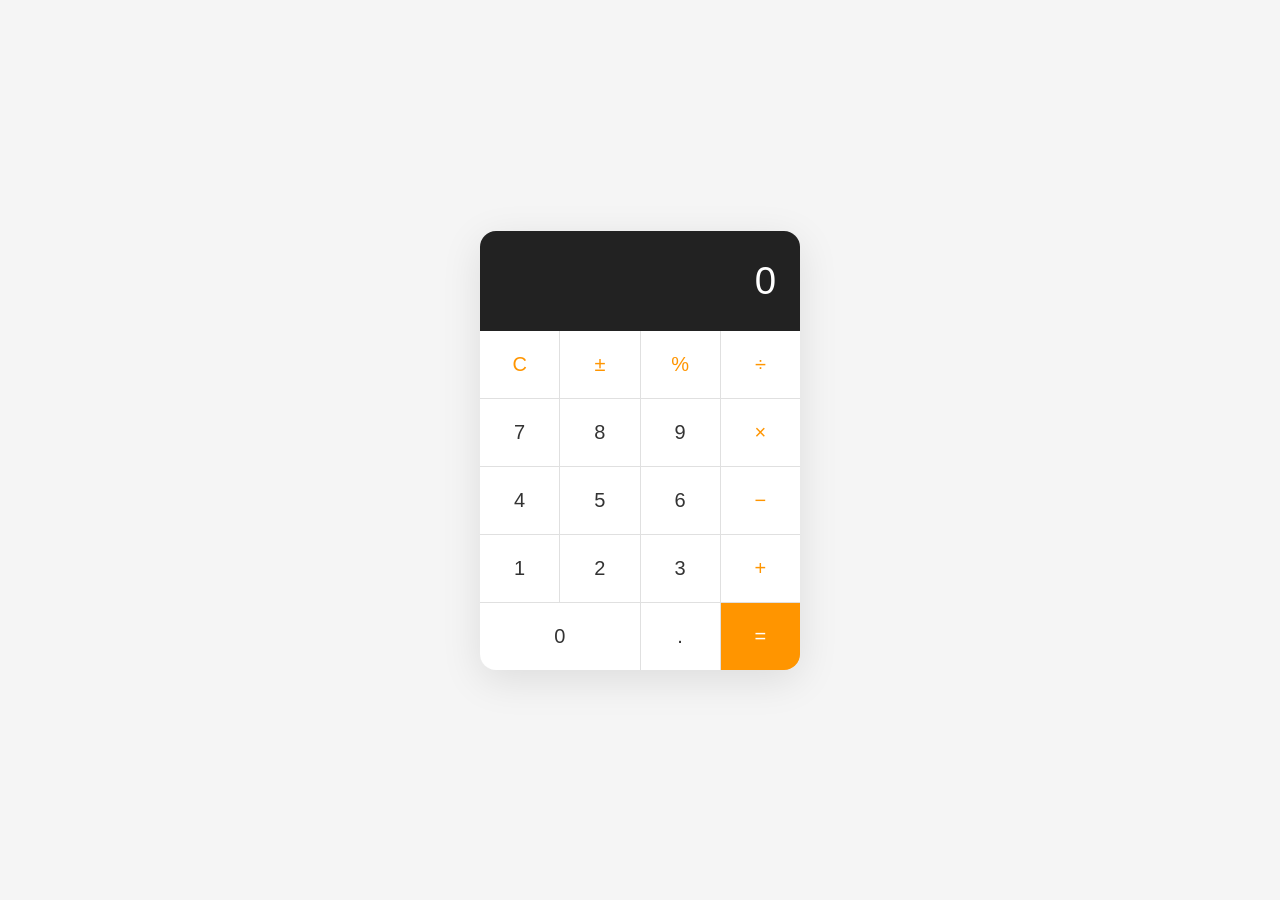
<file: Calculator/index.html>
<!DOCTYPE html>
<html lang="en">
<head>
  <meta charset="UTF-8">
  <meta name="viewport" content="width=device-width, initial-scale=1.0">
  <title>Calculator</title>
  <link rel="stylesheet" href="style.css">
  <link rel="stylesheet" href="style.css">
  <link rel="icon" href="data:image/svg+xml, <svg xmlns='http://www.w3.org/2000/svg' viewBox='0 0 100 100'><rect rx='12' width='100' height='100' fill='%23222'/><rect x='15' y='10' rx='6' width='70' height='25' fill='%23fff'/><rect x='15' y='45' rx='3' width='15' height='15' fill='%23ff9500'/><rect x='42' y='45' rx='3' width='15' height='15' fill='%23ff9500'/><rect x='69' y='45' rx='3' width='15' height='15' fill='%23ff9500'/><rect x='15' y='70' rx='3' width='15' height='15' fill='%23fff'/><rect x='42' y='70' rx='3' width='15' height='15' fill='%23fff'/><rect x='69' y='70' rx='3' width='15' height='15' fill='%23fff'/></svg>" type="image/svg+xml">
</head>
<body>
  <div class="calculator">
    <div class="display" id="display">0</div>
    <div class="buttons">
      <button class="btn op" onclick="clearDisplay()">C</button>
      <button class="btn op" onclick="toggleSign()">±</button>
      <button class="btn op" onclick="appendToDisplay('%')">%</button>
      <button class="btn op" onclick="appendToDisplay('/')">÷</button>

      <button class="btn" onclick="appendToDisplay('7')">7</button>
      <button class="btn" onclick="appendToDisplay('8')">8</button>
      <button class="btn" onclick="appendToDisplay('9')">9</button>
      <button class="btn op" onclick="appendToDisplay('*')">×</button>

      <button class="btn" onclick="appendToDisplay('4')">4</button>
      <button class="btn" onclick="appendToDisplay('5')">5</button>
      <button class="btn" onclick="appendToDisplay('6')">6</button>
      <button class="btn op" onclick="appendToDisplay('-')">−</button>

      <button class="btn" onclick="appendToDisplay('1')">1</button>
      <button class="btn" onclick="appendToDisplay('2')">2</button>
      <button class="btn" onclick="appendToDisplay('3')">3</button>
      <button class="btn op" onclick="appendToDisplay('+')">+</button>

      <button class="btn zero" onclick="appendToDisplay('0')">0</button>
      <button class="btn" onclick="appendToDisplay('.')">.</button>
      <button class="btn equals" onclick="calculate()">=</button>
    </div>
  </div>
  <script src="script.js"></script>
</body>
</html>
</file>
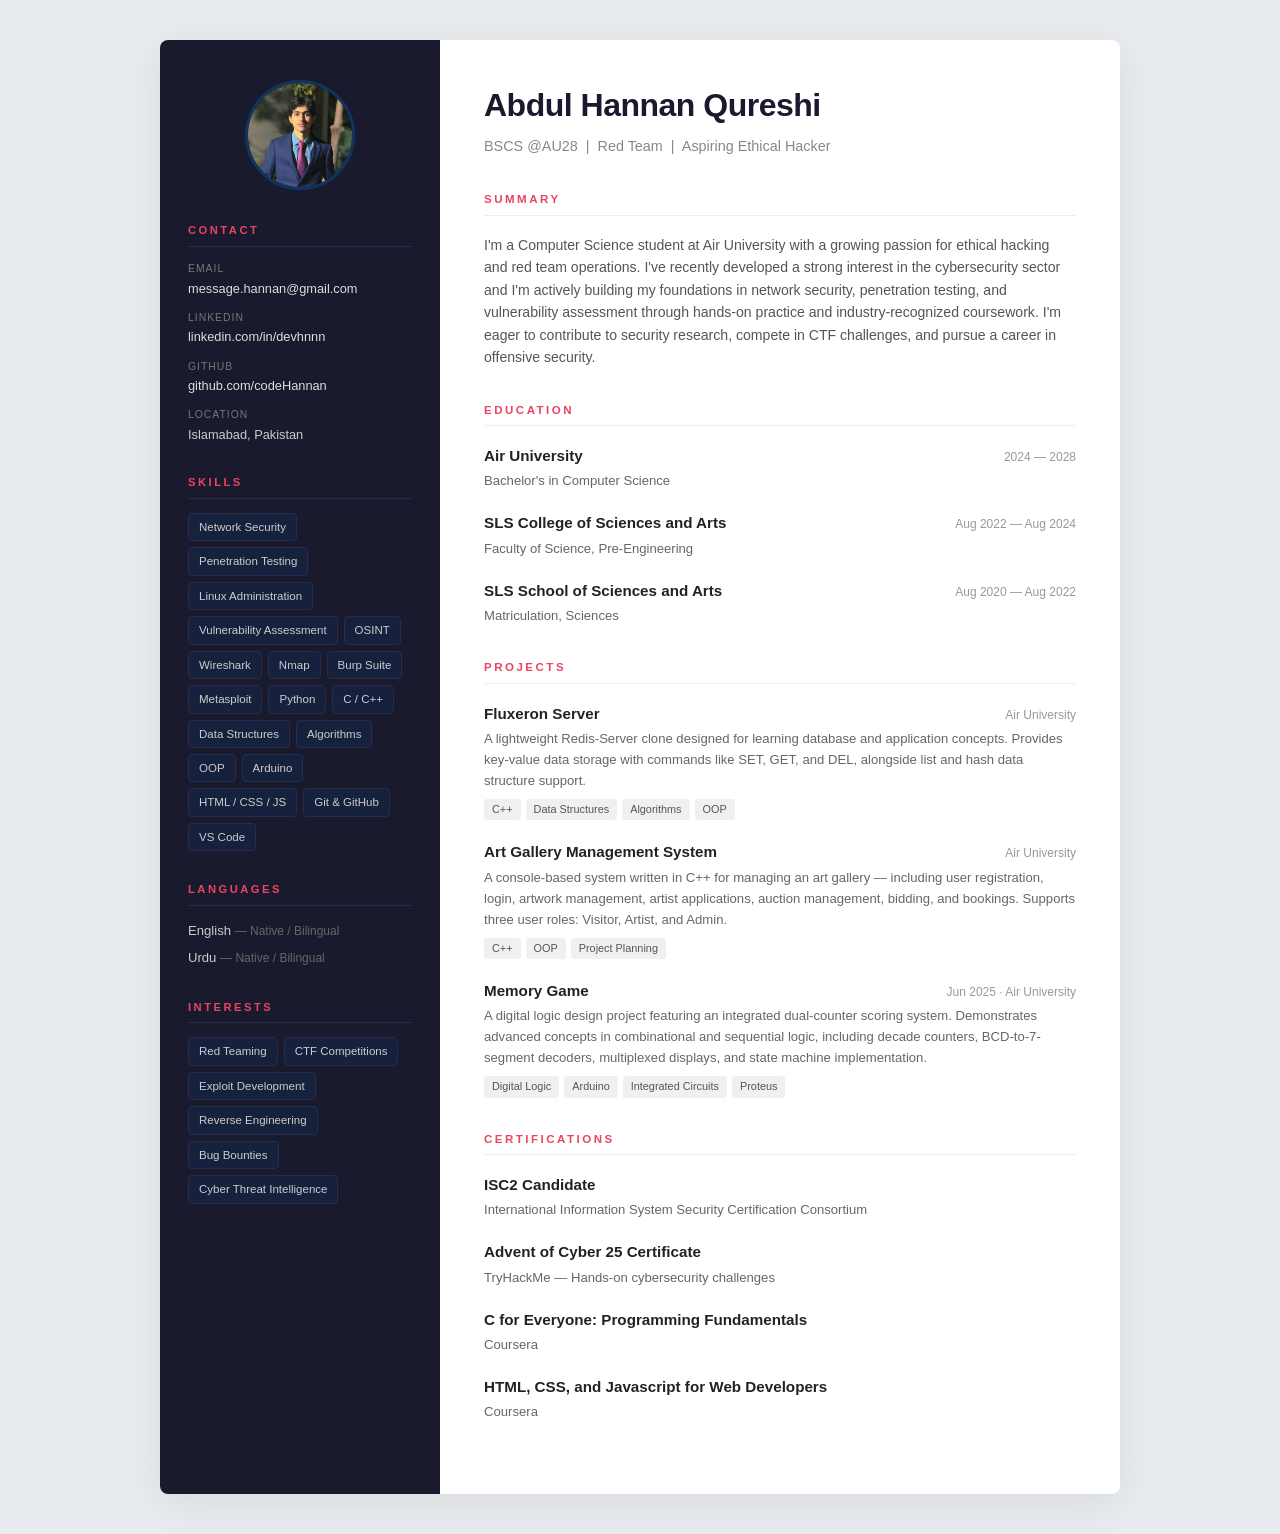
<file: CV/index.html>
<!DOCTYPE html>
<html lang="en">
<head>
  <meta charset="UTF-8">
  <meta name="viewport" content="width=device-width, initial-scale=1.0">
  <title>Abdul Hannan Qureshi | CV</title>
  <link rel="stylesheet" href="style.css">
  <!--Header Icon-->
  <link rel="icon" href="data:image/svg+xml,<svg xmlns='http://www.w3.org/2000/svg' viewBox='0 0 100 100'><rect rx='12' width='100' height='100' fill='%231a1a2e'/><text x='50' y='68' font-size='52' font-family='serif' font-weight='bold' fill='%23e94560' text-anchor='middle'>H</text></svg>" type="image/svg+xml">
</head>
<body>

  <div class="cv">

    <aside class="sidebar">

      <img src="photo.jpg" alt="Abdul Hannan Qureshi" class="avatar">

      <section>
        <h2>Contact</h2>
        <ul class="contact-list">
          <li>
            <span class="label">Email</span>
            <a href="mailto:message.hannan@gmail.com">message.hannan@gmail.com</a>
          </li>
          <li>
            <span class="label">LinkedIn</span>
            <a href="https://www.linkedin.com/in/devhnnn" target="_blank">linkedin.com/in/devhnnn</a>
          </li>
          <li>
            <span class="label">GitHub</span>
            <a href="https://github.com/codeHannan" target="_blank">github.com/codeHannan</a>
          </li>
          <li>
            <span class="label">Location</span>
            Islamabad, Pakistan
          </li>
        </ul>
      </section>

      <section>
        <h2>Skills</h2>
        <ul class="tag-list">
          <li>Network Security</li>
          <li>Penetration Testing</li>
          <li>Linux Administration</li>
          <li>Vulnerability Assessment</li>
          <li>OSINT</li>
          <li>Wireshark</li>
          <li>Nmap</li>
          <li>Burp Suite</li>
          <li>Metasploit</li>
          <li>Python</li>
          <li>C / C++</li>
          <li>Data Structures</li>
          <li>Algorithms</li>
          <li>OOP</li>
          <li>Arduino</li>
          <li>HTML / CSS / JS</li>
          <li>Git &amp; GitHub</li>
          <li>VS Code</li>
        </ul>
      </section>

      <section>
        <h2>Languages</h2>
        <ul class="simple-list">
          <li>English <span class="muted">— Native / Bilingual</span></li>
          <li>Urdu <span class="muted">— Native / Bilingual</span></li>
        </ul>
      </section>

      <section>
        <h2>Interests</h2>
        <ul class="tag-list">
          <li>Red Teaming</li>
          <li>CTF Competitions</li>
          <li>Exploit Development</li>
          <li>Reverse Engineering</li>
          <li>Bug Bounties</li>
          <li>Cyber Threat Intelligence</li>
        </ul>
      </section>

    </aside>

    <main class="content">

      <header>
        <h1>Abdul Hannan Qureshi</h1>
        <p class="tagline">BSCS @AU28 &nbsp;|&nbsp; Red Team &nbsp;|&nbsp; Aspiring Ethical Hacker</p>
      </header>

      <section>
        <h2>Summary</h2>
        <p>
          I'm a Computer Science student at Air University with a growing passion for ethical hacking
          and red team operations. I've recently developed a strong interest in the cybersecurity sector
          and I'm actively building my foundations in network security, penetration testing, and
          vulnerability assessment through hands-on practice and industry-recognized coursework.
          I'm eager to contribute to security research, compete in CTF challenges, and pursue a career
          in offensive security.
        </p>
      </section>

      <section>
        <h2>Education</h2>

        <div class="entry">
          <div class="entry-header">
            <h3>Air University</h3>
            <span class="date">2024 — 2028</span>
          </div>
          <p class="subtitle">Bachelor's in Computer Science</p>
        </div>

        <div class="entry">
          <div class="entry-header">
            <h3>SLS College of Sciences and Arts</h3>
            <span class="date">Aug 2022 — Aug 2024</span>
          </div>
          <p class="subtitle">Faculty of Science, Pre-Engineering</p>
        </div>

        <div class="entry">
          <div class="entry-header">
            <h3>SLS School of Sciences and Arts</h3>
            <span class="date">Aug 2020 — Aug 2022</span>
          </div>
          <p class="subtitle">Matriculation, Sciences</p>
        </div>
      </section>

      <section>
        <h2>Projects</h2>

        <div class="entry">
          <div class="entry-header">
            <h3>Fluxeron Server</h3>
            <span class="date">Air University</span>
          </div>
          <p class="subtitle">
            A lightweight Redis-Server clone designed for learning database and application concepts.
            Provides key-value data storage with commands like SET, GET, and DEL, alongside list and
            hash data structure support.
          </p>
          <ul class="entry-tags">
            <li>C++</li>
            <li>Data Structures</li>
            <li>Algorithms</li>
            <li>OOP</li>
          </ul>
        </div>

        <div class="entry">
          <div class="entry-header">
            <h3>Art Gallery Management System</h3>
            <span class="date">Air University</span>
          </div>
          <p class="subtitle">
            A console-based system written in C++ for managing an art gallery — including user registration,
            login, artwork management, artist applications, auction management, bidding, and bookings.
            Supports three user roles: Visitor, Artist, and Admin.
          </p>
          <ul class="entry-tags">
            <li>C++</li>
            <li>OOP</li>
            <li>Project Planning</li>
          </ul>
        </div>

        <div class="entry">
          <div class="entry-header">
            <h3>Memory Game</h3>
            <span class="date">Jun 2025 · Air University</span>
          </div>
          <p class="subtitle">
            A digital logic design project featuring an integrated dual-counter scoring system.
            Demonstrates advanced concepts in combinational and sequential logic, including decade counters,
            BCD-to-7-segment decoders, multiplexed displays, and state machine implementation.
          </p>
          <ul class="entry-tags">
            <li>Digital Logic</li>
            <li>Arduino</li>
            <li>Integrated Circuits</li>
            <li>Proteus</li>
          </ul>
        </div>
      </section>

      <section>
        <h2>Certifications</h2>

        <div class="entry">
          <div class="entry-header">
            <h3>ISC2 Candidate</h3>
          </div>
          <p class="subtitle">International Information System Security Certification Consortium</p>
        </div>

        <div class="entry">
          <div class="entry-header">
            <h3>Advent of Cyber 25 Certificate</h3>
          </div>
          <p class="subtitle">TryHackMe — Hands-on cybersecurity challenges</p>
        </div>

        <div class="entry">
          <div class="entry-header">
            <h3>C for Everyone: Programming Fundamentals</h3>
          </div>
          <p class="subtitle">Coursera</p>
        </div>

        <div class="entry">
          <div class="entry-header">
            <h3>HTML, CSS, and Javascript for Web Developers</h3>
          </div>
          <p class="subtitle">Coursera</p>
        </div>
      </section>

    </main>
  </div>

</body>
</html>
</file>
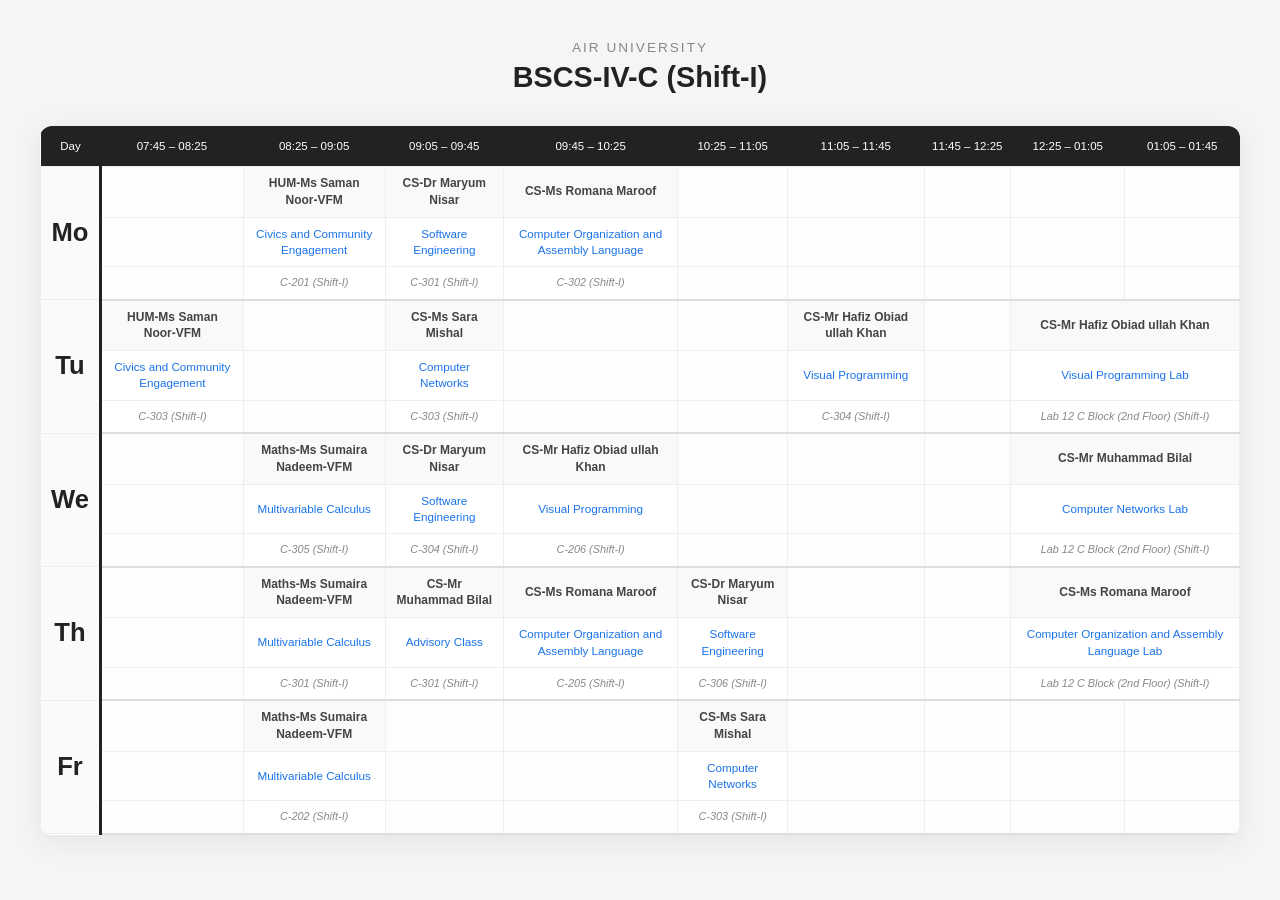
<file: TimeTable/index.html>
<!DOCTYPE html>
<html lang="en">
<head>
  <meta charset="UTF-8">
  <meta name="viewport" content="width=device-width, initial-scale=1.0">
  <title>BSCS-IV-C | S1 | Timetable</title>
  <link rel="stylesheet" href="style.css">
  <link rel="icon" href="data:image/svg+xml,<svg xmlns='http://www.w3.org/2000/svg' viewBox='0 0 100 100'><rect rx='10' width='100' height='100' fill='%23222'/><rect x='10' y='22' rx='4' width='80' height='68' fill='%23fff'/><rect x='10' y='22' rx='4' width='80' height='16' fill='%231a73e8'/><line x1='36' y1='38' x2='36' y2='90' stroke='%23ddd' stroke-width='2'/><line x1='64' y1='38' x2='64' y2='90' stroke='%23ddd' stroke-width='2'/><line x1='10' y1='58' x2='90' y2='58' stroke='%23ddd' stroke-width='2'/><line x1='10' y1='74' x2='90' y2='74' stroke='%23ddd' stroke-width='2'/><rect x='24' y='8' rx='2' width='6' height='22' fill='%23555'/><rect x='70' y='8' rx='2' width='6' height='22' fill='%23555'/></svg>" type="image/svg+xml">
</head>
<body>

  <div class="container">
    <header>
      <p class="uni">Air University</p>
      <h1>BSCS-IV-C (Shift-I)</h1>
    </header>

    <div class="table-wrapper">
      <table>
        <thead>
          <tr>
            <th class="day-col">Day</th>
            <th>07:45 – 08:25</th>
            <th>08:25 – 09:05</th>
            <th>09:05 – 09:45</th>
            <th>09:45 – 10:25</th>
            <th>10:25 – 11:05</th>
            <th>11:05 – 11:45</th>
            <th>11:45 – 12:25</th>
            <th>12:25 – 01:05</th>
            <th>01:05 – 01:45</th>
          </tr>
        </thead>
        <tbody>

          <!-- MONDAY -->
          <tr>
            <td class="day" rowspan="3">Mo</td>
            <td class="empty"></td>
            <td class="teacher">HUM-Ms Saman Noor-VFM</td>
            <td class="teacher">CS-Dr Maryum Nisar</td>
            <td class="teacher">CS-Ms Romana Maroof</td>
            <td class="empty"></td>
            <td class="empty"></td>
            <td class="empty"></td>
            <td class="empty"></td>
            <td class="empty"></td>
          </tr>
          <tr>
            <td class="empty"></td>
            <td class="subject">Civics and Community Engagement</td>
            <td class="subject">Software Engineering</td>
            <td class="subject">Computer Organization and Assembly Language</td>
            <td class="empty"></td>
            <td class="empty"></td>
            <td class="empty"></td>
            <td class="empty"></td>
            <td class="empty"></td>
          </tr>
          <tr>
            <td class="empty"></td>
            <td class="room">C-201 (Shift-I)</td>
            <td class="room">C-301 (Shift-I)</td>
            <td class="room">C-302 (Shift-I)</td>
            <td class="empty"></td>
            <td class="empty"></td>
            <td class="empty"></td>
            <td class="empty"></td>
            <td class="empty"></td>
          </tr>

          <!-- TUESDAY -->
          <tr>
            <td class="day" rowspan="3">Tu</td>
            <td class="teacher">HUM-Ms Saman Noor-VFM</td>
            <td class="empty"></td>
            <td class="teacher">CS-Ms Sara Mishal</td>
            <td class="empty"></td>
            <td class="empty"></td>
            <td class="teacher">CS-Mr Hafiz Obiad ullah Khan</td>
            <td class="empty"></td>
            <td colspan="2" class="teacher">CS-Mr Hafiz Obiad ullah Khan</td>
          </tr>
          <tr>
            <td class="subject">Civics and Community Engagement</td>
            <td class="empty"></td>
            <td class="subject">Computer Networks</td>
            <td class="empty"></td>
            <td class="empty"></td>
            <td class="subject">Visual Programming</td>
            <td class="empty"></td>
            <td colspan="2" class="subject">Visual Programming Lab</td>
          </tr>
          <tr>
            <td class="room">C-303 (Shift-I)</td>
            <td class="empty"></td>
            <td class="room">C-303 (Shift-I)</td>
            <td class="empty"></td>
            <td class="empty"></td>
            <td class="room">C-304 (Shift-I)</td>
            <td class="empty"></td>
            <td colspan="2" class="room">Lab 12 C Block (2nd Floor) (Shift-I)</td>
          </tr>

          <!-- WEDNESDAY -->
          <tr>
            <td class="day" rowspan="3">We</td>
            <td class="empty"></td>
            <td class="teacher">Maths-Ms Sumaira Nadeem-VFM</td>
            <td class="teacher">CS-Dr Maryum Nisar</td>
            <td class="teacher">CS-Mr Hafiz Obiad ullah Khan</td>
            <td class="empty"></td>
            <td class="empty"></td>
            <td class="empty"></td>
            <td colspan="2" class="teacher">CS-Mr Muhammad Bilal</td>
          </tr>
          <tr>
            <td class="empty"></td>
            <td class="subject">Multivariable Calculus</td>
            <td class="subject">Software Engineering</td>
            <td class="subject">Visual Programming</td>
            <td class="empty"></td>
            <td class="empty"></td>
            <td class="empty"></td>
            <td colspan="2" class="subject">Computer Networks Lab</td>
          </tr>
          <tr>
            <td class="empty"></td>
            <td class="room">C-305 (Shift-I)</td>
            <td class="room">C-304 (Shift-I)</td>
            <td class="room">C-206 (Shift-I)</td>
            <td class="empty"></td>
            <td class="empty"></td>
            <td class="empty"></td>
            <td colspan="2" class="room">Lab 12 C Block (2nd Floor) (Shift-I)</td>
          </tr>

          <!-- THURSDAY -->
          <tr>
            <td class="day" rowspan="3">Th</td>
            <td class="empty"></td>
            <td class="teacher">Maths-Ms Sumaira Nadeem-VFM</td>
            <td class="teacher">CS-Mr Muhammad Bilal</td>
            <td class="teacher">CS-Ms Romana Maroof</td>
            <td class="teacher">CS-Dr Maryum Nisar</td>
            <td class="empty"></td>
            <td class="empty"></td>
            <td colspan="2" class="teacher">CS-Ms Romana Maroof</td>
          </tr>
          <tr>
            <td class="empty"></td>
            <td class="subject">Multivariable Calculus</td>
            <td class="subject">Advisory Class</td>
            <td class="subject">Computer Organization and Assembly Language</td>
            <td class="subject">Software Engineering</td>
            <td class="empty"></td>
            <td class="empty"></td>
            <td colspan="2" class="subject">Computer Organization and Assembly Language Lab</td>
          </tr>
          <tr>
            <td class="empty"></td>
            <td class="room">C-301 (Shift-I)</td>
            <td class="room">C-301 (Shift-I)</td>
            <td class="room">C-205 (Shift-I)</td>
            <td class="room">C-306 (Shift-I)</td>
            <td class="empty"></td>
            <td class="empty"></td>
            <td colspan="2" class="room">Lab 12 C Block (2nd Floor) (Shift-I)</td>
          </tr>

          <!-- FRIDAY -->
          <tr>
            <td class="day" rowspan="3">Fr</td>
            <td class="empty"></td>
            <td class="teacher">Maths-Ms Sumaira Nadeem-VFM</td>
            <td class="empty"></td>
            <td class="empty"></td>
            <td class="teacher">CS-Ms Sara Mishal</td>
            <td class="empty"></td>
            <td class="empty"></td>
            <td class="empty"></td>
            <td class="empty"></td>
          </tr>
          <tr>
            <td class="empty"></td>
            <td class="subject">Multivariable Calculus</td>
            <td class="empty"></td>
            <td class="empty"></td>
            <td class="subject">Computer Networks</td>
            <td class="empty"></td>
            <td class="empty"></td>
            <td class="empty"></td>
            <td class="empty"></td>
          </tr>
          <tr>
            <td class="empty"></td>
            <td class="room">C-202 (Shift-I)</td>
            <td class="empty"></td>
            <td class="empty"></td>
            <td class="room">C-303 (Shift-I)</td>
            <td class="empty"></td>
            <td class="empty"></td>
            <td class="empty"></td>
            <td class="empty"></td>
          </tr>

        </tbody>
      </table>
    </div>
  </div>

</body>
</html>
</file>
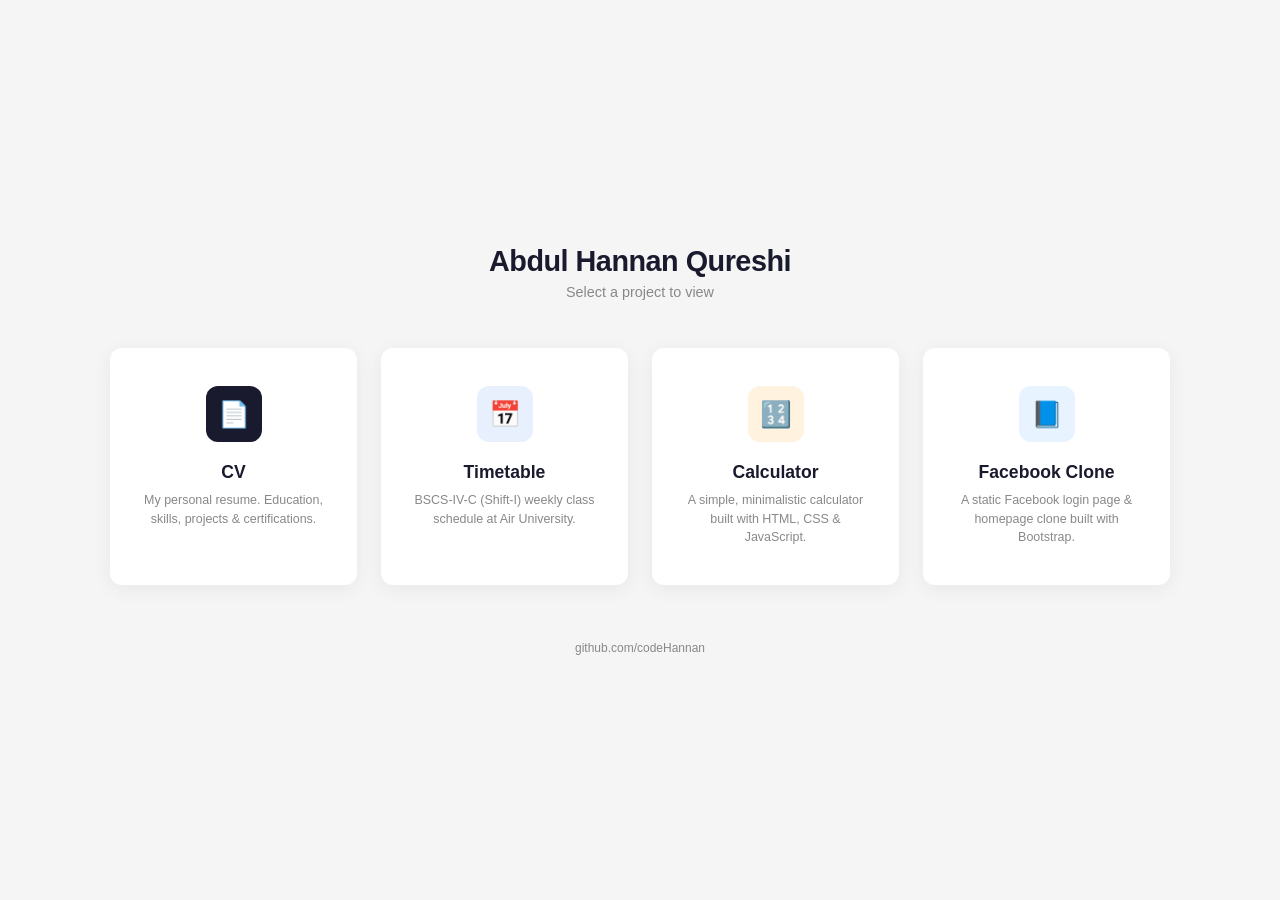
<file: main.html>
<!DOCTYPE html>
<html lang="en">
<head>
  <meta charset="UTF-8">
  <meta name="viewport" content="width=device-width, initial-scale=1.0">
  <title>Projects</title>
  <style>
    * {
      margin: 0;
      padding: 0;
      box-sizing: border-box;
    }

    body {
      min-height: 100vh;
      display: flex;
      flex-direction: column;
      align-items: center;
      justify-content: center;
      background: #f5f5f5;
      font-family: 'Segoe UI', Tahoma, Geneva, Verdana, sans-serif;
      color: #333;
      padding: 40px 20px;
    }

    header {
      text-align: center;
      margin-bottom: 48px;
    }

    header h1 {
      font-size: 1.8rem;
      font-weight: 700;
      color: #1a1a2e;
      letter-spacing: -0.5px;
    }

    header p {
      margin-top: 6px;
      font-size: 0.9rem;
      color: #888;
    }

    .cards {
      display: grid;
      grid-template-columns: repeat(4, 1fr);
      gap: 24px;
      max-width: 1060px;
      width: 100%;
    }

    @media (max-width: 840px) {
      .cards {
        grid-template-columns: repeat(2, 1fr);
      }
    }

    @media (max-width: 480px) {
      .cards {
        grid-template-columns: 1fr;
      }
    }

    .card {
      background: #fff;
      border-radius: 12px;
      padding: 36px 28px;
      text-align: center;
      text-decoration: none;
      color: #333;
      box-shadow: 0 4px 20px rgba(0, 0, 0, 0.06);
      transition: transform 0.2s, box-shadow 0.2s;
      border: 2px solid transparent;
    }

    .card:hover {
      transform: translateY(-6px);
      box-shadow: 0 12px 36px rgba(0, 0, 0, 0.1);
      border-color: #e94560;
    }

    .card-icon {
      width: 56px;
      height: 56px;
      margin: 0 auto 20px;
      border-radius: 12px;
      display: flex;
      align-items: center;
      justify-content: center;
      font-size: 1.6rem;
    }

    .card-icon.cv {
      background: #1a1a2e;
      color: #e94560;
    }

    .card-icon.timetable {
      background: #e8f0fe;
      color: #1a73e8;
    }

    .card-icon.calculator {
      background: #fff3e0;
      color: #ff9500;
    }

    .card h2 {
      font-size: 1.1rem;
      font-weight: 600;
      margin-bottom: 8px;
      color: #1a1a2e;
    }

    .card p {
      font-size: 0.78rem;
      color: #888;
      line-height: 1.5;
    }

    footer {
      margin-top: 56px;
      font-size: 0.75rem;
      color: #aaa;
    }

    footer a {
      color: #888;
      text-decoration: none;
    }

    footer a:hover {
      text-decoration: underline;
    }

    @media (max-width: 640px) {
      .cards {
        grid-template-columns: 1fr;
        max-width: 320px;
      }

      header h1 {
        font-size: 1.4rem;
      }
    }
  </style>
  <link rel="icon" href="data:image/svg+xml,%3Csvg xmlns='http://www.w3.org/2000/svg' viewBox='0 0 100 100'%3E%3Ctext x='50' y='72' font-size='60' font-family='monospace' font-weight='bold' fill='%23e94560' text-anchor='middle'%3E%26lt%3B/%26gt%3B%3C/text%3E%3C/svg%3E" type="image/svg+xml">
</head>
<body>

  <header>
    <h1>Abdul Hannan Qureshi</h1>
    <p>Select a project to view</p>
  </header>

  <div class="cards">

    <a href="./CV/index.html" class="card">
      <div class="card-icon cv">📄</div>
      <h2>CV</h2>
      <p>My personal resume. Education, skills, projects &amp; certifications.</p>
    </a>

    <a href="./TimeTable/index.html" class="card">
      <div class="card-icon timetable">📅</div>
      <h2>Timetable</h2>
      <p>BSCS-IV-C (Shift-I) weekly class schedule at Air University.</p>
    </a>

    <a href="./Calculator/index.html" class="card">
      <div class="card-icon calculator">🔢</div>
      <h2>Calculator</h2>
      <p>A simple, minimalistic calculator built with HTML, CSS &amp; JavaScript.</p>
    </a>

    <a href="./Facebook-Clone/login.html" class="card">
      <div class="card-icon" style="background:#e7f3ff; color:#1877f2;">📘</div>
      <h2>Facebook Clone</h2>
      <p>A static Facebook login page &amp; homepage clone built with Bootstrap.</p>
    </a>
    
  </div>

  <footer>
    <a href="https://github.com/codeHannan" target="_blank">github.com/codeHannan</a>
  </footer>

</body>
</html>
</file>
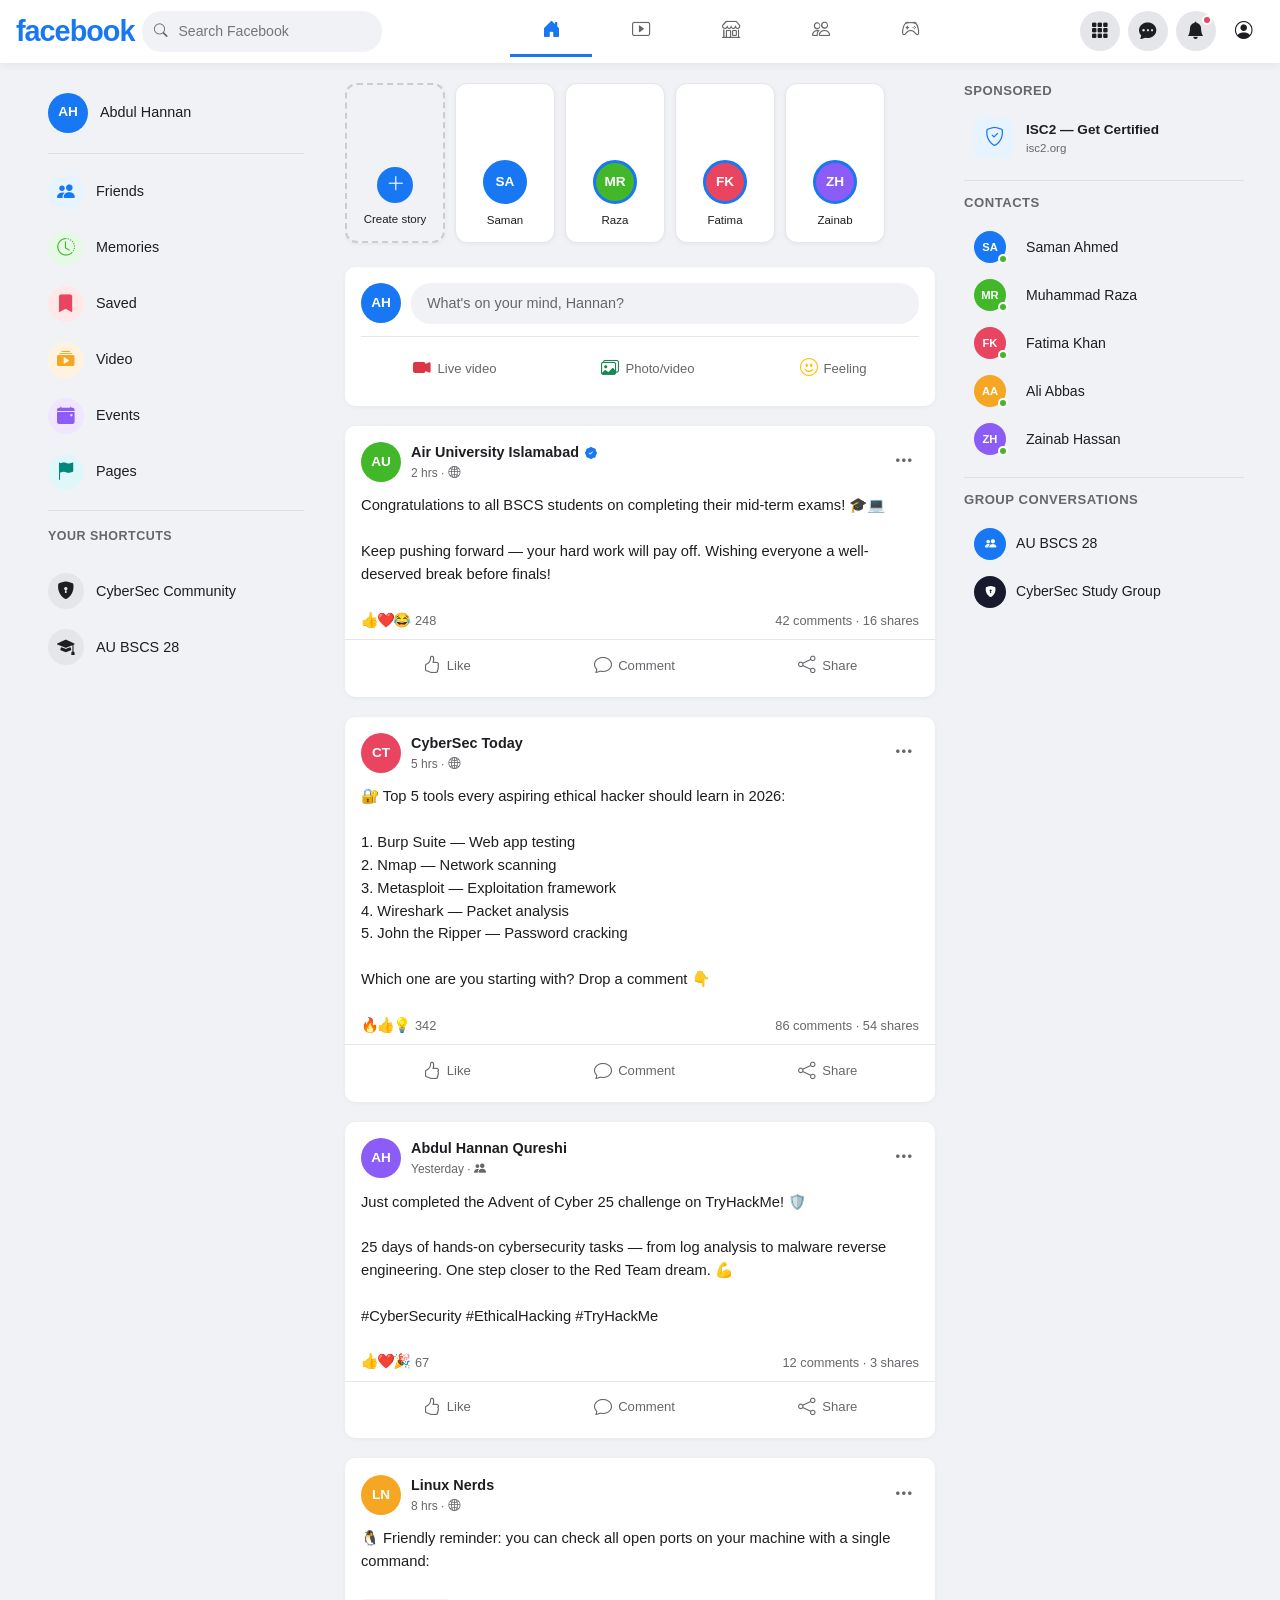
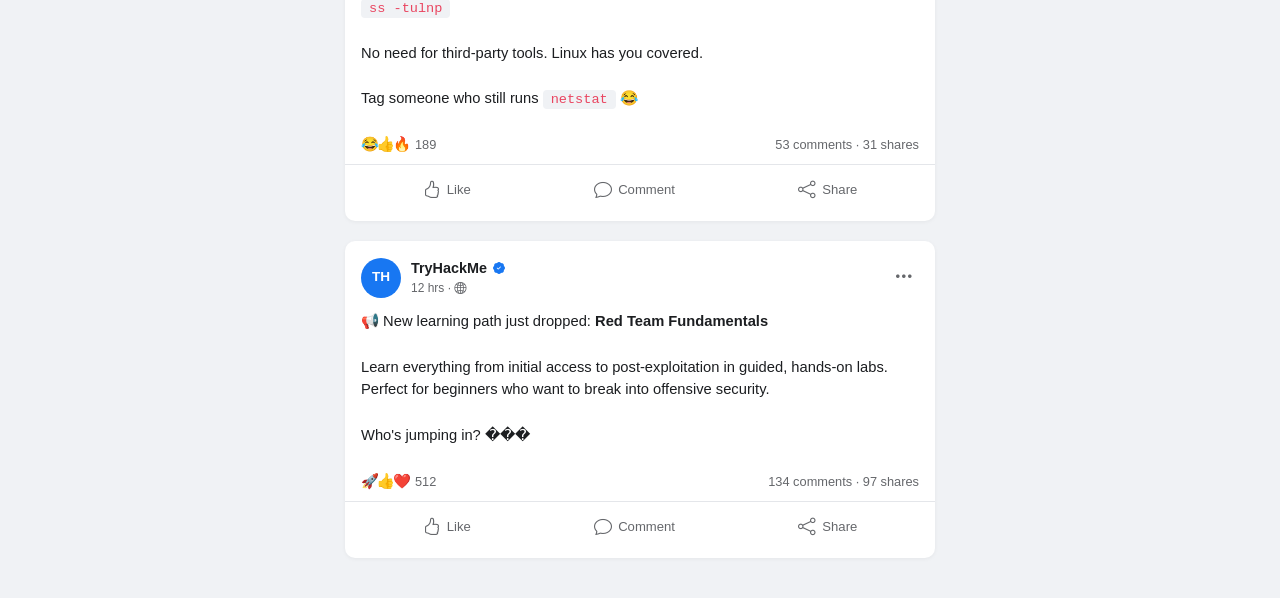
<file: Facebook-Clone/home.html>
<!DOCTYPE html>
<html lang="en">
<head>
  <meta charset="UTF-8">
  <meta name="viewport" content="width=device-width, initial-scale=1.0">
  <title>Facebook</title>
  <link href="https://cdn.jsdelivr.net/npm/bootstrap@5.3.3/dist/css/bootstrap.min.css" rel="stylesheet">
  <link href="https://cdn.jsdelivr.net/npm/bootstrap-icons@1.11.3/font/bootstrap-icons.min.css" rel="stylesheet">
  <link rel="stylesheet" href="home.css">
  <link rel="icon" href="data:image/svg+xml,%3Csvg xmlns='http://www.w3.org/2000/svg' viewBox='0 0 100 100'%3E%3Ccircle cx='50' cy='50' r='50' fill='%231877F2'/%3E%3Ctext x='50' y='78' font-size='75' font-family='Arial' font-weight='bold' fill='white' text-anchor='middle'%3Ef%3C/text%3E%3C/svg%3E" type="image/svg+xml">
</head>
<body>

  <!-- NAVBAR -->
  <nav class="navbar-fb d-flex align-items-center justify-content-between">
    <div class="d-flex align-items-center gap-2">
      <a href="login.html" class="brand">facebook</a>
      <div class="search-wrapper">
        <i class="bi bi-search search-icon"></i>
        <input type="text" class="search-box" placeholder="Search Facebook">
      </div>
    </div>

    <div class="nav-tabs-fb d-none d-md-flex">
      <button class="tab-item active" title="Home"><i class="bi bi-house-door-fill"></i></button>
      <button class="tab-item" title="Watch"><i class="bi bi-play-btn"></i></button>
      <button class="tab-item" title="Marketplace"><i class="bi bi-shop"></i></button>
      <button class="tab-item" title="Groups"><i class="bi bi-people"></i></button>
      <button class="tab-item" title="Gaming"><i class="bi bi-controller"></i></button>
    </div>

    <div class="nav-icons d-flex gap-2">
      <button class="btn-icon" title="Menu"><i class="bi bi-grid-3x3-gap-fill"></i></button>
      <button class="btn-icon" title="Messenger"><i class="bi bi-chat-dots-fill"></i></button>
      <button class="btn-icon has-badge" title="Notifications"><i class="bi bi-bell-fill"></i><span class="badge-dot"></span></button>
      <button class="btn-icon btn-profile" title="Account"><i class="bi bi-person-circle"></i></button>
    </div>
  </nav>

  <!-- MAIN LAYOUT -->
  <div class="main-layout">

    <!-- Left Sidebar -->
    <aside class="sidebar-left">
      <a href="#" class="menu-item">
        <div class="avatar-sm">AH</div>
        Abdul Hannan
      </a>

      <div class="sidebar-divider"></div>

      <a href="#" class="menu-item">
        <div class="menu-icon blue"><i class="bi bi-people-fill"></i></div>
        Friends
      </a>
      <a href="#" class="menu-item">
        <div class="menu-icon green"><i class="bi bi-clock-history"></i></div>
        Memories
      </a>
      <a href="#" class="menu-item">
        <div class="menu-icon red"><i class="bi bi-bookmark-fill"></i></div>
        Saved
      </a>
      <a href="#" class="menu-item">
        <div class="menu-icon orange"><i class="bi bi-collection-play-fill"></i></div>
        Video
      </a>
      <a href="#" class="menu-item">
        <div class="menu-icon purple"><i class="bi bi-calendar-event-fill"></i></div>
        Events
      </a>
      <a href="#" class="menu-item">
        <div class="menu-icon teal"><i class="bi bi-flag-fill"></i></div>
        Pages
      </a>

      <div class="sidebar-divider"></div>
      <p class="sidebar-label">Your shortcuts</p>

      <a href="#" class="menu-item">
        <div class="menu-icon dark"><i class="bi bi-shield-lock-fill"></i></div>
        CyberSec Community
      </a>
      <a href="#" class="menu-item">
        <div class="menu-icon dark"><i class="bi bi-mortarboard-fill"></i></div>
        AU BSCS 28
      </a>
    </aside>

    <!-- Feed -->
    <div class="feed">

      <!-- Stories Row -->
      <div class="stories-row">
        <div class="story-card story-create">
          <div class="story-plus"><i class="bi bi-plus-lg"></i></div>
          <span>Create story</span>
        </div>
        <div class="story-card">
          <div class="story-avatar bg-blue">SA</div>
          <span>Saman</span>
        </div>
        <div class="story-card">
          <div class="story-avatar bg-green">MR</div>
          <span>Raza</span>
        </div>
        <div class="story-card">
          <div class="story-avatar bg-red">FK</div>
          <span>Fatima</span>
        </div>
        <div class="story-card">
          <div class="story-avatar bg-purple">ZH</div>
          <span>Zainab</span>
        </div>
      </div>

      <!-- Create Post -->
      <div class="create-post">
        <div class="create-post-top">
          <div class="avatar-sm">AH</div>
          <div class="create-input">What's on your mind, Hannan?</div>
        </div>
        <div class="create-post-actions">
          <button class="action-btn"><i class="bi bi-camera-video-fill text-danger"></i> Live video</button>
          <button class="action-btn"><i class="bi bi-images text-success"></i> Photo/video</button>
          <button class="action-btn"><i class="bi bi-emoji-smile text-warning"></i> Feeling</button>
        </div>
      </div>

      <!-- Post 1 -->
      <div class="post-card">
        <div class="post-header">
          <div class="avatar-sm bg-green">AU</div>
          <div>
            <div class="name">Air University Islamabad <i class="bi bi-patch-check-fill verified"></i></div>
            <div class="time">2 hrs · <i class="bi bi-globe2"></i></div>
          </div>
          <button class="post-menu"><i class="bi bi-three-dots"></i></button>
        </div>
        <div class="post-body">
          Congratulations to all BSCS students on completing their mid-term exams! 🎓💻
          <br><br>
          Keep pushing forward — your hard work will pay off. Wishing everyone a well-deserved break before finals!
        </div>
        <div class="post-stats">
          <div class="reactions">
            <span class="reaction-icons">👍❤️😂</span>
            <span>248</span>
          </div>
          <span>42 comments · 16 shares</span>
        </div>
        <div class="post-actions">
          <button class="action-btn"><i class="bi bi-hand-thumbs-up"></i> Like</button>
          <button class="action-btn"><i class="bi bi-chat"></i> Comment</button>
          <button class="action-btn"><i class="bi bi-share"></i> Share</button>
        </div>
      </div>

      <!-- Post 2 -->
      <div class="post-card">
        <div class="post-header">
          <div class="avatar-sm bg-red">CT</div>
          <div>
            <div class="name">CyberSec Today</div>
            <div class="time">5 hrs · <i class="bi bi-globe2"></i></div>
          </div>
          <button class="post-menu"><i class="bi bi-three-dots"></i></button>
        </div>
        <div class="post-body">
          🔐 Top 5 tools every aspiring ethical hacker should learn in 2026:
          <br><br>
          1. Burp Suite — Web app testing<br>
          2. Nmap — Network scanning<br>
          3. Metasploit — Exploitation framework<br>
          4. Wireshark — Packet analysis<br>
          5. John the Ripper — Password cracking
          <br><br>
          Which one are you starting with? Drop a comment 👇
        </div>
        <div class="post-stats">
          <div class="reactions">
            <span class="reaction-icons">🔥👍💡</span>
            <span>342</span>
          </div>
          <span>86 comments · 54 shares</span>
        </div>
        <div class="post-actions">
          <button class="action-btn"><i class="bi bi-hand-thumbs-up"></i> Like</button>
          <button class="action-btn"><i class="bi bi-chat"></i> Comment</button>
          <button class="action-btn"><i class="bi bi-share"></i> Share</button>
        </div>
      </div>

      <!-- Post 3 -->
      <div class="post-card">
        <div class="post-header">
          <div class="avatar-sm bg-purple">AH</div>
          <div>
            <div class="name">Abdul Hannan Qureshi</div>
            <div class="time">Yesterday · <i class="bi bi-people-fill"></i></div>
          </div>
          <button class="post-menu"><i class="bi bi-three-dots"></i></button>
        </div>
        <div class="post-body">
          Just completed the Advent of Cyber 25 challenge on TryHackMe! 🛡️
          <br><br>
          25 days of hands-on cybersecurity tasks — from log analysis to malware reverse engineering.
          One step closer to the Red Team dream. 💪
          <br><br>
          #CyberSecurity #EthicalHacking #TryHackMe
        </div>
        <div class="post-stats">
          <div class="reactions">
            <span class="reaction-icons">👍❤️🎉</span>
            <span>67</span>
          </div>
          <span>12 comments · 3 shares</span>
        </div>
        <div class="post-actions">
          <button class="action-btn"><i class="bi bi-hand-thumbs-up"></i> Like</button>
          <button class="action-btn"><i class="bi bi-chat"></i> Comment</button>
          <button class="action-btn"><i class="bi bi-share"></i> Share</button>
        </div>
      </div>

      <!-- Post 4 -->
      <div class="post-card">
        <div class="post-header">
          <div class="avatar-sm bg-orange">LN</div>
          <div>
            <div class="name">Linux Nerds</div>
            <div class="time">8 hrs · <i class="bi bi-globe2"></i></div>
          </div>
          <button class="post-menu"><i class="bi bi-three-dots"></i></button>
        </div>
        <div class="post-body">
          🐧 Friendly reminder: you can check all open ports on your machine with a single command:
          <br><br>
          <code>ss -tulnp</code>
          <br><br>
          No need for third-party tools. Linux has you covered.
          <br><br>
          Tag someone who still runs <code>netstat</code> 😂
        </div>
        <div class="post-stats">
          <div class="reactions">
            <span class="reaction-icons">😂👍🔥</span>
            <span>189</span>
          </div>
          <span>53 comments · 31 shares</span>
        </div>
        <div class="post-actions">
          <button class="action-btn"><i class="bi bi-hand-thumbs-up"></i> Like</button>
          <button class="action-btn"><i class="bi bi-chat"></i> Comment</button>
          <button class="action-btn"><i class="bi bi-share"></i> Share</button>
        </div>
      </div>

      <!-- Post 5 -->
      <div class="post-card">
        <div class="post-header">
          <div class="avatar-sm bg-blue">TH</div>
          <div>
            <div class="name">TryHackMe <i class="bi bi-patch-check-fill verified"></i></div>
            <div class="time">12 hrs · <i class="bi bi-globe2"></i></div>
          </div>
          <button class="post-menu"><i class="bi bi-three-dots"></i></button>
        </div>
        <div class="post-body">
          📢 New learning path just dropped: <strong>Red Team Fundamentals</strong>
          <br><br>
          Learn everything from initial access to post-exploitation in guided, hands-on labs.
          Perfect for beginners who want to break into offensive security.
          <br><br>
          Who's jumping in? ���
        </div>
        <div class="post-stats">
          <div class="reactions">
            <span class="reaction-icons">🚀👍❤️</span>
            <span>512</span>
          </div>
          <span>134 comments · 97 shares</span>
        </div>
        <div class="post-actions">
          <button class="action-btn"><i class="bi bi-hand-thumbs-up"></i> Like</button>
          <button class="action-btn"><i class="bi bi-chat"></i> Comment</button>
          <button class="action-btn"><i class="bi bi-share"></i> Share</button>
        </div>
      </div>

    </div>

    <!-- Right Sidebar -->
    <aside class="sidebar-right">

      <div class="sponsored">
        <h3>Sponsored</h3>
        <a href="#" class="sponsored-item">
          <div class="sponsored-icon"><i class="bi bi-shield-check"></i></div>
          <div>
            <div class="sponsored-title">ISC2 — Get Certified</div>
            <div class="sponsored-url">isc2.org</div>
          </div>
        </a>
      </div>

      <div class="sidebar-divider-right"></div>

      <h3>Contacts</h3>
      <a href="#" class="contact-item">
        <div class="avatar-sm avatar-contact bg-blue">SA</div>
        <div class="online-dot"></div>
        Saman Ahmed
      </a>
      <a href="#" class="contact-item">
        <div class="avatar-sm avatar-contact bg-green">MR</div>
        <div class="online-dot"></div>
        Muhammad Raza
      </a>
      <a href="#" class="contact-item">
        <div class="avatar-sm avatar-contact bg-red">FK</div>
        <div class="online-dot"></div>
        Fatima Khan
      </a>
      <a href="#" class="contact-item">
        <div class="avatar-sm avatar-contact bg-orange">AA</div>
        <div class="online-dot"></div>
        Ali Abbas
      </a>
      <a href="#" class="contact-item">
        <div class="avatar-sm avatar-contact bg-purple">ZH</div>
        <div class="online-dot"></div>
        Zainab Hassan
      </a>

      <div class="sidebar-divider-right"></div>

      <h3>Group conversations</h3>
      <a href="#" class="contact-item">
        <div class="avatar-sm avatar-contact bg-blue"><i class="bi bi-people-fill" style="font-size:0.7rem;"></i></div>
        AU BSCS 28
      </a>
      <a href="#" class="contact-item">
        <div class="avatar-sm avatar-contact" style="background:#1a1a2e;"><i class="bi bi-shield-lock-fill" style="font-size:0.7rem;"></i></div>
        CyberSec Study Group
      </a>
    </aside>

  </div>

  <script src="https://cdn.jsdelivr.net/npm/bootstrap@5.3.3/dist/js/bootstrap.bundle.min.js"></script>
</body>
</html>
</file>
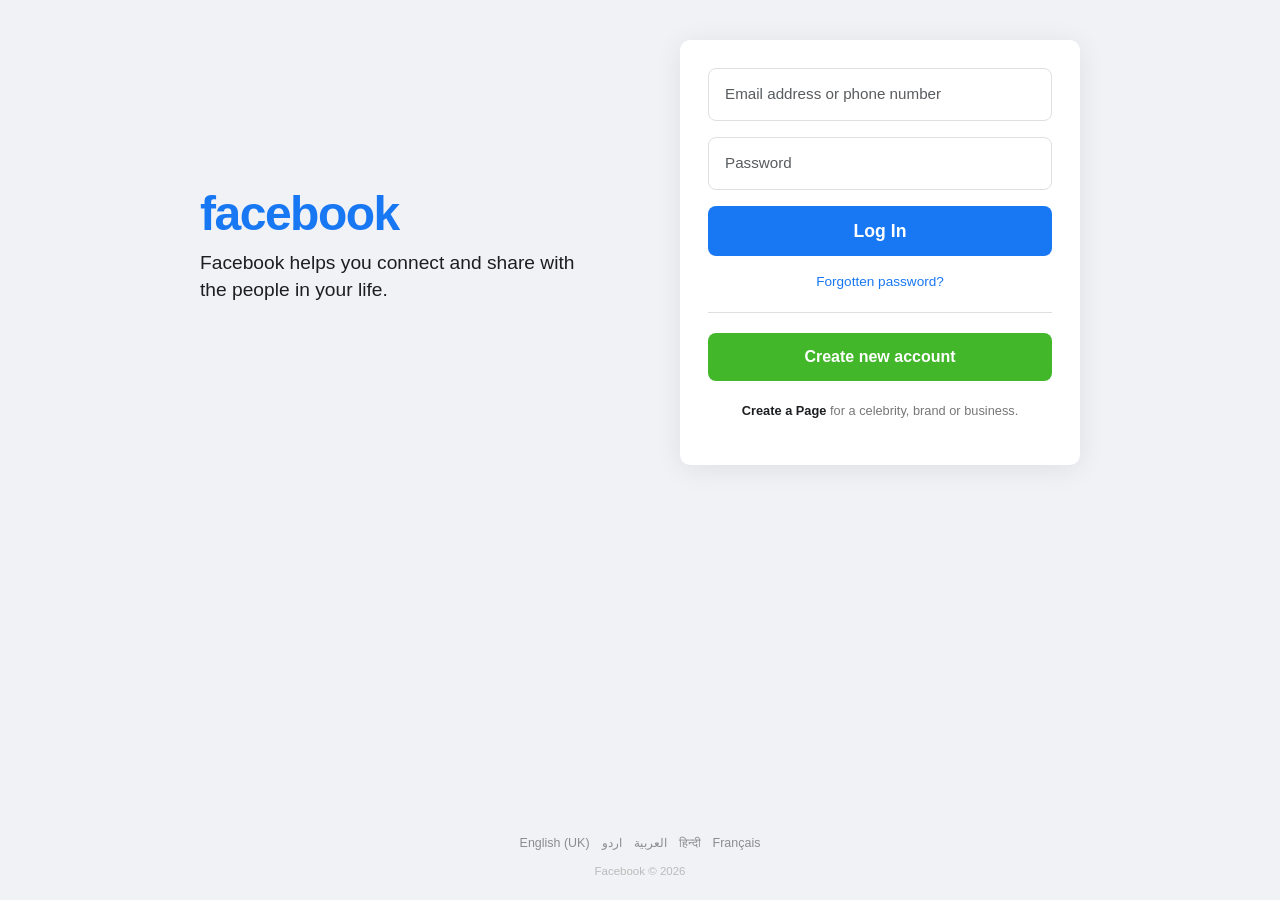
<file: Facebook-Clone/login.html>
<!DOCTYPE html>
<html lang="en">
<head>
  <meta charset="UTF-8">
  <meta name="viewport" content="width=device-width, initial-scale=1.0">
  <title>Facebook | Log In</title>
  <link href="https://cdn.jsdelivr.net/npm/bootstrap@5.3.3/dist/css/bootstrap.min.css" rel="stylesheet">
  <link rel="stylesheet" href="login.css">
  <link rel="icon" href="data:image/svg+xml,%3Csvg xmlns='http://www.w3.org/2000/svg' viewBox='0 0 100 100'%3E%3Ccircle cx='50' cy='50' r='50' fill='%231877F2'/%3E%3Ctext x='50' y='78' font-size='75' font-family='Arial' font-weight='bold' fill='white' text-anchor='middle'%3Ef%3C/text%3E%3C/svg%3E" type="image/svg+xml">
</head>
<body>

  <div class="login-wrapper">

    <div class="branding">
      <h1>facebook</h1>
      <p>Facebook helps you connect and share with the people in your life.</p>
    </div>

    <div class="login-card">
      <form action="home.html" method="get">
        <div class="mb-3">
          <input type="text" class="form-control" placeholder="Email address or phone number" required>
        </div>
        <div class="mb-3">
          <input type="password" class="form-control" placeholder="Password" required>
        </div>
        <button type="submit" class="btn btn-login">Log In</button>
      </form>
      <a href="#" class="forgot-link">Forgotten password?</a>
      <div class="divider"></div>
      <a href="#" class="btn btn-create">Create new account</a>
      <p class="page-note"><a href="#">Create a Page</a> for a celebrity, brand or business.</p>
    </div>

  </div>

  <footer class="login-footer">
    <div class="footer-links">
      <a href="#">English (UK)</a>
      <a href="#">اردو</a>
      <a href="#">العربية</a>
      <a href="#">हिन्दी</a>
      <a href="#">Français</a>
    </div>
    <div class="footer-copy">Facebook © 2026</div>
  </footer>

  <script src="https://cdn.jsdelivr.net/npm/bootstrap@5.3.3/dist/js/bootstrap.bundle.min.js"></script>
</body>
</html>
</file>
<file: Calculator/style.css>
* {
  margin: 0;
  padding: 0;
  box-sizing: border-box;
}

body {
  display: flex;
  justify-content: center;
  align-items: center;
  min-height: 100vh;
  background-color: #f5f5f5;
  font-family: 'Segoe UI', Tahoma, Geneva, Verdana, sans-serif;
}

.calculator {
  width: 320px;
  background: #fff;
  border-radius: 16px;
  box-shadow: 0 10px 40px rgba(0, 0, 0, 0.1);
  overflow: hidden;
}

.display {
  background: #222;
  color: #fff;
  font-size: 2.4rem;
  text-align: right;
  padding: 28px 24px;
  min-height: 90px;
  word-break: break-all;
  font-weight: 300;
}

.buttons {
  display: grid;
  grid-template-columns: repeat(4, 1fr);
  gap: 1px;
  background: #e0e0e0;
}

.btn {
  background: #fff;
  border: none;
  font-size: 1.25rem;
  padding: 22px;
  cursor: pointer;
  transition: background 0.15s;
  color: #333;
  font-weight: 400;
}

.btn:hover {
  background: #f0f0f0;
}

.btn:active {
  background: #e0e0e0;
}

.btn.op {
  color: #ff9500;
  font-weight: 500;
}

.btn.equals {
  background: #ff9500;
  color: #fff;
  font-weight: 500;
}

.btn.equals:hover {
  background: #e08600;
}

.btn.zero {
  grid-column: span 2;
}
</file>
<file: CV/style.css>
/* Reset */
*,
*::before,
*::after {
  margin: 0;
  padding: 0;
  box-sizing: border-box;
}

/* Base */
body {
  font-family: 'Segoe UI', Tahoma, Geneva, Verdana, sans-serif;
  background: #e9ecef;
  color: #333;
  line-height: 1.6;
  padding: 40px 20px;
  -webkit-font-smoothing: antialiased;
}

a {
  color: inherit;
  text-decoration: none;
}

a:hover {
  text-decoration: underline;
}

/* CV Container */
.cv {
  max-width: 960px;
  margin: 0 auto;
  display: grid;
  grid-template-columns: 280px 1fr;
  background: #fff;
  border-radius: 8px;
  overflow: hidden;
  box-shadow: 0 8px 40px rgba(0, 0, 0, 0.08);
}

/* Sidebar */
.sidebar {
  background: #1a1a2e;
  color: #ccc;
  padding: 40px 28px;
}

/* Avatar image */
.avatar {
  display: block;
  width: 110px;
  height: 110px;
  border-radius: 50%;
  object-fit: cover;
  border: 3px solid #0f3460;
  margin: 0 auto 32px;
}

.sidebar h2 {
  font-size: 0.7rem;
  text-transform: uppercase;
  letter-spacing: 2.5px;
  color: #e94560;
  margin-bottom: 14px;
  padding-bottom: 6px;
  border-bottom: 1px solid #2a2a4a;
}

.sidebar section {
  margin-bottom: 30px;
}

/* Contact */
.contact-list {
  list-style: none;
}

.contact-list li {
  margin-bottom: 12px;
  font-size: 0.8rem;
  line-height: 1.5;
}

.contact-list .label {
  display: block;
  font-size: 0.65rem;
  text-transform: uppercase;
  letter-spacing: 1px;
  color: #777;
  margin-bottom: 2px;
}

.contact-list a {
  color: #ddd;
}

/* Tag list (skills / interests) */
.tag-list {
  list-style: none;
  display: flex;
  flex-wrap: wrap;
  gap: 6px;
}

.tag-list li {
  background: #16213e;
  color: #ccc;
  font-size: 0.72rem;
  padding: 4px 10px;
  border-radius: 4px;
  border: 1px solid #2a2a4a;
}

/* list (languages) */
.simple-list {
  list-style: none;
}

.simple-list li {
  font-size: 0.82rem;
  margin-bottom: 6px;
}

.simple-list .muted {
  color: #666;
  font-size: 0.75rem;
}

/* Main Content */
.content {
  padding: 40px 44px;
}

/* Header */
.content header {
  margin-bottom: 32px;
}

.content header h1 {
  font-size: 2rem;
  font-weight: 700;
  color: #1a1a2e;
  letter-spacing: -0.5px;
}

.tagline {
  font-size: 0.9rem;
  color: #888;
  margin-top: 4px;
}

/* Section headings */
.content h2 {
  font-size: 0.72rem;
  text-transform: uppercase;
  letter-spacing: 2.5px;
  color: #e94560;
  margin-bottom: 18px;
  padding-bottom: 6px;
  border-bottom: 1px solid #eee;
}

.content section {
  margin-bottom: 32px;
}

.content section > p {
  font-size: 0.88rem;
  color: #555;
}

/* Entry blocks */
.entry {
  margin-bottom: 20px;
}

.entry-header {
  display: flex;
  justify-content: space-between;
  align-items: baseline;
}

.entry-header h3 {
  font-size: 0.95rem;
  font-weight: 600;
  color: #222;
}

.entry-header .date {
  font-size: 0.75rem;
  color: #999;
  white-space: nowrap;
  margin-left: 16px;
}

.entry .subtitle {
  font-size: 0.82rem;
  color: #666;
  margin-top: 2px;
}

/* Project tech tags */
.entry-tags {
  list-style: none;
  display: flex;
  flex-wrap: wrap;
  gap: 5px;
  margin-top: 8px;
}

.entry-tags li {
  font-size: 0.68rem;
  background: #f0f0f0;
  color: #555;
  padding: 2px 8px;
  border-radius: 3px;
}

/* Project link */
.project-link {
  display: inline-block;
  margin-top: 6px;
  font-size: 0.75rem;
  color: #1a73e8;
}

.project-link:hover {
  text-decoration: underline;
}

/* Print Styles */
@media print {
  body {
    background: #fff;
    padding: 0;
  }

  .cv {
    box-shadow: none;
    border-radius: 0;
  }
}

/* Responsive */
@media (max-width: 720px) {
  .cv {
    grid-template-columns: 1fr;
  }

  .sidebar {
    padding: 28px 24px;
  }

  .content {
    padding: 28px 24px;
  }

  .content header h1 {
    font-size: 1.5rem;
  }
}
</file>
<file: TimeTable/style.css>
* {
  margin: 0;
  padding: 0;
  box-sizing: border-box;
}

body {
  background: #f5f5f5;
  font-family: 'Segoe UI', Tahoma, Geneva, Verdana, sans-serif;
  color: #333;
  padding: 40px 20px;
}

.container {
  max-width: 1200px;
  margin: 0 auto;
}

/* Header */
header {
  text-align: center;
  margin-bottom: 32px;
}

header .uni {
  font-size: 0.85rem;
  text-transform: uppercase;
  letter-spacing: 2px;
  color: #888;
  margin-bottom: 6px;
}

header h1 {
  font-size: 1.8rem;
  font-weight: 600;
  color: #222;
}

/* Table wrapper */
.table-wrapper {
  background: #fff;
  border-radius: 12px;
  box-shadow: 0 6px 30px rgba(0, 0, 0, 0.08);
  overflow-x: auto;
}

/* Table */
table {
  width: 100%;
  border-collapse: collapse;
  min-width: 960px;
}

thead th {
  background: #222;
  color: #fff;
  font-weight: 500;
  font-size: 0.72rem;
  padding: 14px 8px;
  text-align: center;
  white-space: nowrap;
}

thead th.day-col {
  width: 60px;
}

/* Body cells */
tbody td {
  border: 1px solid #eee;
  padding: 8px 10px;
  text-align: center;
  font-size: 0.75rem;
  vertical-align: middle;
  line-height: 1.4;
}

/* Day column */
td.day {
  background: #fafafa;
  font-size: 1.6rem;
  font-weight: 700;
  color: #222;
  width: 60px;
  border-right: 3px solid #222;
}

/* Teacher name */
td.teacher {
  font-weight: 600;
  color: #444;
  background: #f9f9f9;
}

/* Subject name */
td.subject {
  font-weight: 500;
  color: #1a73e8;
  font-size: 0.73rem;
}

/* Room / venue */
td.room {
  font-size: 0.68rem;
  color: #888;
  font-style: italic;
}

/* Empty slots */
td.empty {
  background: #fdfdfd;
}

/* Row grouping: subtle separator between days */
tbody tr:nth-child(3n) td {
  border-bottom: 2px solid #ddd;
}

/* Responsive tweaks */
@media (max-width: 768px) {
  body {
    padding: 16px 8px;
  }

  header h1 {
    font-size: 1.3rem;
  }

  .table-wrapper {
    border-radius: 8px;
  }
}
</file>
<file: Facebook-Clone/home.css>
* {
  margin: 0;
  padding: 0;
  box-sizing: border-box;
}

body {
  background: #f0f2f5;
  font-family: 'Segoe UI', Tahoma, Geneva, Verdana, sans-serif;
}

/* NAVBAR */
.navbar-fb {
  background: #fff;
  box-shadow: 0 2px 8px rgba(0, 0, 0, 0.06);
  padding: 6px 16px;
  position: sticky;
  top: 0;
  z-index: 100;
}

.navbar-fb .brand {
  font-size: 1.8rem;
  font-weight: 700;
  color: #1877f2;
  text-decoration: none;
  letter-spacing: -1px;
}

/* Search */
.search-wrapper {
  position: relative;
}

.search-icon {
  position: absolute;
  left: 12px;
  top: 50%;
  transform: translateY(-50%);
  color: #65676b;
  font-size: 0.85rem;
}

.search-box {
  background: #f0f2f5;
  border: none;
  border-radius: 20px;
  padding: 10px 16px 10px 36px;
  font-size: 0.88rem;
  width: 240px;
  transition: background 0.2s, width 0.3s;
}

.search-box:focus {
  outline: none;
  background: #e4e6ea;
  width: 300px;
}

/* Nav tabs */
.nav-tabs-fb {
  display: flex;
  gap: 8px;
}

.nav-tabs-fb .tab-item {
  padding: 10px 32px;
  border: none;
  background: transparent;
  font-size: 1.15rem;
  color: #65676b;
  cursor: pointer;
  border-bottom: 3px solid transparent;
  border-radius: 8px;
  transition: background 0.15s;
}

.nav-tabs-fb .tab-item:hover {
  background: #f0f2f5;
}

.nav-tabs-fb .tab-item.active {
  color: #1877f2;
  border-bottom: 3px solid #1877f2;
  border-radius: 0;
}

/* Nav icons */
.nav-icons .btn-icon {
  width: 40px;
  height: 40px;
  border-radius: 50%;
  background: #e4e6ea;
  border: none;
  display: flex;
  align-items: center;
  justify-content: center;
  font-size: 1.1rem;
  color: #1c1e21;
  cursor: pointer;
  transition: background 0.15s;
  position: relative;
}

.nav-icons .btn-icon:hover {
  background: #d8dadf;
}

.nav-icons .btn-profile {
  background: transparent;
}

.nav-icons .btn-profile:hover {
  background: #e4e6ea;
}

/* Notification badge */
.has-badge .badge-dot {
  position: absolute;
  top: 4px;
  right: 4px;
  width: 10px;
  height: 10px;
  background: #e94560;
  border-radius: 50%;
  border: 2px solid #fff;
}

/* LAYOUT */
.main-layout {
  display: grid;
  grid-template-columns: 280px 1fr 280px;
  gap: 24px;
  max-width: 1240px;
  margin: 20px auto;
  padding: 0 16px;
}

/* AVATARS */
.avatar-sm {
  width: 40px;
  height: 40px;
  border-radius: 50%;
  background: #1877f2;
  color: #fff;
  display: flex;
  align-items: center;
  justify-content: center;
  font-weight: 700;
  font-size: 0.85rem;
  flex-shrink: 0;
}

.avatar-contact {
  width: 32px;
  height: 32px;
  font-size: 0.7rem;
}

.bg-blue { background: #1877f2; }
.bg-green { background: #42b72a; }
.bg-red { background: #e94560; }
.bg-orange { background: #f5a623; }
.bg-purple { background: #8b5cf6; }

/* LEFT SIDEBAR */
.sidebar-left {
  position: sticky;
  top: 72px;
  height: fit-content;
}

.sidebar-left .menu-item {
  display: flex;
  align-items: center;
  gap: 12px;
  padding: 10px 12px;
  border-radius: 8px;
  text-decoration: none;
  color: #1c1e21;
  font-size: 0.9rem;
  font-weight: 500;
  transition: background 0.15s;
}

.sidebar-left .menu-item:hover {
  background: #e4e6ea;
}

.sidebar-left .menu-icon {
  width: 36px;
  height: 36px;
  border-radius: 50%;
  display: flex;
  align-items: center;
  justify-content: center;
  font-size: 1.1rem;
}

.sidebar-left .menu-icon.blue { background: #e7f3ff; color: #1877f2; }
.sidebar-left .menu-icon.green { background: #e6f9e6; color: #42b72a; }
.sidebar-left .menu-icon.red { background: #ffe8e8; color: #e94560; }
.sidebar-left .menu-icon.orange { background: #fff3e0; color: #f5a623; }
.sidebar-left .menu-icon.purple { background: #f0e6ff; color: #8b5cf6; }
.sidebar-left .menu-icon.teal { background: #e0f7fa; color: #00897b; }
.sidebar-left .menu-icon.dark { background: #e4e6ea; color: #1c1e21; }

.sidebar-divider {
  border-top: 1px solid #dddfe2;
  margin: 10px 12px;
}

.sidebar-label {
  font-size: 0.78rem;
  font-weight: 600;
  color: #65676b;
  text-transform: uppercase;
  letter-spacing: 0.5px;
  padding: 6px 12px 2px;
}

/* STORIES */
.stories-row {
  display: flex;
  gap: 10px;
  margin-bottom: 20px;
  overflow-x: auto;
  padding-bottom: 4px;
}

.story-card {
  min-width: 100px;
  height: 160px;
  background: #fff;
  border-radius: 12px;
  display: flex;
  flex-direction: column;
  align-items: center;
  justify-content: flex-end;
  padding: 12px 8px;
  box-shadow: 0 1px 4px rgba(0, 0, 0, 0.05);
  cursor: pointer;
  transition: transform 0.15s;
  border: 1px solid #e4e6ea;
}

.story-card:hover {
  transform: scale(1.03);
}

.story-card span {
  font-size: 0.72rem;
  font-weight: 500;
  color: #1c1e21;
  margin-top: 8px;
}

.story-create {
  background: #f0f2f5;
  border: 2px dashed #ccc;
}

.story-plus {
  width: 36px;
  height: 36px;
  background: #1877f2;
  color: #fff;
  border-radius: 50%;
  display: flex;
  align-items: center;
  justify-content: center;
  font-size: 1.2rem;
}

.story-avatar {
  width: 44px;
  height: 44px;
  border-radius: 50%;
  color: #fff;
  display: flex;
  align-items: center;
  justify-content: center;
  font-weight: 700;
  font-size: 0.85rem;
  border: 3px solid #1877f2;
}

/* CREATE POST */
.create-post {
  background: #fff;
  border-radius: 10px;
  box-shadow: 0 1px 4px rgba(0, 0, 0, 0.05);
  padding: 16px;
  margin-bottom: 20px;
}

.create-post-top {
  display: flex;
  align-items: center;
  gap: 10px;
  margin-bottom: 12px;
}

.create-input {
  flex: 1;
  background: #f0f2f5;
  border: none;
  border-radius: 20px;
  padding: 10px 16px;
  font-size: 0.9rem;
  color: #65676b;
  cursor: pointer;
  transition: background 0.15s;
}

.create-input:hover {
  background: #e4e6ea;
}

.create-post-actions {
  display: flex;
  justify-content: space-around;
  border-top: 1px solid #e4e6ea;
  padding-top: 10px;
}

/* POST CARD */
.post-card {
  background: #fff;
  border-radius: 10px;
  box-shadow: 0 1px 4px rgba(0, 0, 0, 0.05);
  margin-bottom: 20px;
  overflow: hidden;
}

.post-header {
  display: flex;
  align-items: center;
  gap: 10px;
  padding: 16px 16px 0;
}

.post-header .name {
  font-weight: 600;
  font-size: 0.9rem;
  color: #1c1e21;
}

.post-header .verified {
  color: #1877f2;
  font-size: 0.75rem;
  margin-left: 2px;
}

.post-header .time {
  font-size: 0.75rem;
  color: #65676b;
}

.post-menu {
  margin-left: auto;
  background: transparent;
  border: none;
  color: #65676b;
  font-size: 1.2rem;
  cursor: pointer;
  padding: 6px;
  border-radius: 50%;
  transition: background 0.15s;
}

.post-menu:hover {
  background: #f0f2f5;
}

.post-body {
  padding: 12px 16px 16px;
  font-size: 0.92rem;
  color: #1c1e21;
  line-height: 1.55;
}

.post-body code {
  background: #f0f2f5;
  padding: 2px 8px;
  border-radius: 4px;
  font-family: 'Consolas', 'Courier New', monospace;
  font-size: 0.85rem;
  color: #e94560;
}

.post-body strong {
  color: #1c1e21;
}

.post-stats {
  padding: 8px 16px;
  display: flex;
  justify-content: space-between;
  align-items: center;
  font-size: 0.8rem;
  color: #65676b;
}

.reactions {
  display: flex;
  align-items: center;
  gap: 6px;
}

.reaction-icons {
  font-size: 0.9rem;
  letter-spacing: -2px;
}

.post-actions {
  display: flex;
  justify-content: space-around;
  padding: 4px 16px 10px;
  border-top: 1px solid #e4e6ea;
}

/* Shared action btn */
.action-btn {
  display: flex;
  align-items: center;
  gap: 6px;
  padding: 8px 12px;
  border: none;
  background: transparent;
  border-radius: 8px;
  font-size: 0.82rem;
  font-weight: 500;
  color: #65676b;
  cursor: pointer;
  transition: background 0.15s;
}

.action-btn:hover {
  background: #f0f2f5;
}

.action-btn .bi {
  font-size: 1.1rem;
}

/* FEED */
.feed {
  max-width: 590px;
  margin: 0 auto;
  width: 100%;
}

/* RIGHT SIDEBAR */
.sidebar-right {
  position: sticky;
  top: 72px;
  height: fit-content;
}

.sidebar-right h3 {
  font-size: 0.82rem;
  font-weight: 600;
  color: #65676b;
  text-transform: uppercase;
  letter-spacing: 0.5px;
  margin-bottom: 12px;
}

.sidebar-divider-right {
  border-top: 1px solid #dddfe2;
  margin: 14px 0;
}

/* Sponsored */
.sponsored-item {
  display: flex;
  align-items: center;
  gap: 12px;
  padding: 8px 10px;
  border-radius: 8px;
  text-decoration: none;
  color: #1c1e21;
  transition: background 0.15s;
}

.sponsored-item:hover {
  background: #e4e6ea;
}

.sponsored-icon {
  width: 40px;
  height: 40px;
  border-radius: 8px;
  background: #e7f3ff;
  color: #1877f2;
  display: flex;
  align-items: center;
  justify-content: center;
  font-size: 1.2rem;
}

.sponsored-title {
  font-size: 0.85rem;
  font-weight: 600;
}

.sponsored-url {
  font-size: 0.72rem;
  color: #65676b;
}

/* Contacts */
.contact-item {
  display: flex;
  align-items: center;
  gap: 10px;
  padding: 8px 10px;
  border-radius: 8px;
  text-decoration: none;
  color: #1c1e21;
  font-size: 0.88rem;
  font-weight: 500;
  transition: background 0.15s;
}

.contact-item:hover {
  background: #e4e6ea;
}

.online-dot {
  width: 10px;
  height: 10px;
  background: #42b72a;
  border-radius: 50%;
  border: 2px solid #fff;
  position: relative;
  top: 12px;
  left: -18px;
  margin-right: -10px;
}

/* RESPONSIVE */
@media (max-width: 992px) {
  .main-layout {
    grid-template-columns: 1fr;
  }

  .sidebar-left,
  .sidebar-right {
    display: none;
  }

  .feed {
    max-width: 100%;
  }
}

@media (max-width: 768px) {
  .nav-tabs-fb {
    display: none !important;
  }

  .search-box {
    display: none;
  }

  .search-icon {
    display: none;
  }

  .stories-row {
    gap: 6px;
  }

  .story-card {
    min-width: 80px;
    height: 130px;
  }
}
</file>
<file: Facebook-Clone/login.css>
* {
  margin: 0;
  padding: 0;
  box-sizing: border-box;
}

body {
  background: #f0f2f5;
  font-family: 'Segoe UI', Tahoma, Geneva, Verdana, sans-serif;
  min-height: 100vh;
  display: flex;
  flex-direction: column;
  align-items: center;
  justify-content: center;
}

/* Layout */
.login-wrapper {
  display: flex;
  align-items: center;
  gap: 80px;
  max-width: 960px;
  padding: 40px 20px;
}

/* Left: Branding */
.branding h1 {
  font-size: 3rem;
  font-weight: 700;
  color: #1877f2;
  margin-bottom: 8px;
  letter-spacing: -1.5px;
}

.branding p {
  font-size: 1.2rem;
  color: #1c1e21;
  line-height: 1.4;
  max-width: 400px;
}

/* Right: Login Card */
.login-card {
  background: #fff;
  padding: 28px;
  border-radius: 10px;
  box-shadow: 0 4px 28px rgba(0, 0, 0, 0.08);
  width: 400px;
}

.login-card .form-control {
  padding: 14px 16px;
  font-size: 0.95rem;
  border-radius: 8px;
  border: 1px solid #dddfe2;
  transition: border-color 0.2s, box-shadow 0.2s;
}

.login-card .form-control:focus {
  border-color: #1877f2;
  box-shadow: 0 0 0 2px rgba(24, 119, 242, 0.15);
}

.btn-login {
  background: #1877f2;
  color: #fff;
  font-size: 1.1rem;
  font-weight: 600;
  padding: 12px;
  border: none;
  border-radius: 8px;
  width: 100%;
  cursor: pointer;
  transition: background 0.2s;
}

.btn-login:hover {
  background: #166fe5;
  color: #fff;
}

.forgot-link {
  display: block;
  text-align: center;
  color: #1877f2;
  font-size: 0.85rem;
  text-decoration: none;
  margin-top: 16px;
}

.forgot-link:hover {
  text-decoration: underline;
}

.divider {
  border-top: 1px solid #dddfe2;
  margin: 20px 0;
}

.btn-create {
  background: #42b72a;
  color: #fff;
  font-size: 1rem;
  font-weight: 600;
  padding: 12px 24px;
  border: none;
  border-radius: 8px;
  cursor: pointer;
  display: block;
  margin: 0 auto;
  transition: background 0.2s;
}

.btn-create:hover {
  background: #36a420;
  color: #fff;
}

.page-note {
  text-align: center;
  margin-top: 20px;
  font-size: 0.8rem;
  color: #777;
}

.page-note a {
  color: #1c1e21;
  font-weight: 600;
  text-decoration: none;
}

.page-note a:hover {
  text-decoration: underline;
}

/* Footer */
.login-footer {
  margin-top: auto;
  padding: 20px;
  text-align: center;
  width: 100%;
  max-width: 960px;
}

.footer-links {
  display: flex;
  justify-content: center;
  flex-wrap: wrap;
  gap: 12px;
  margin-bottom: 10px;
}

.footer-links a {
  font-size: 0.78rem;
  color: #8a8d91;
  text-decoration: none;
}

.footer-links a:hover {
  text-decoration: underline;
}

.footer-copy {
  font-size: 0.72rem;
  color: #bbb;
}

/* Responsive */
@media (max-width: 768px) {
  .login-wrapper {
    flex-direction: column;
    gap: 32px;
    text-align: center;
  }

  .branding p {
    margin: 0 auto;
  }

  .login-card {
    width: 100%;
    max-width: 400px;
  }
}
</file>
